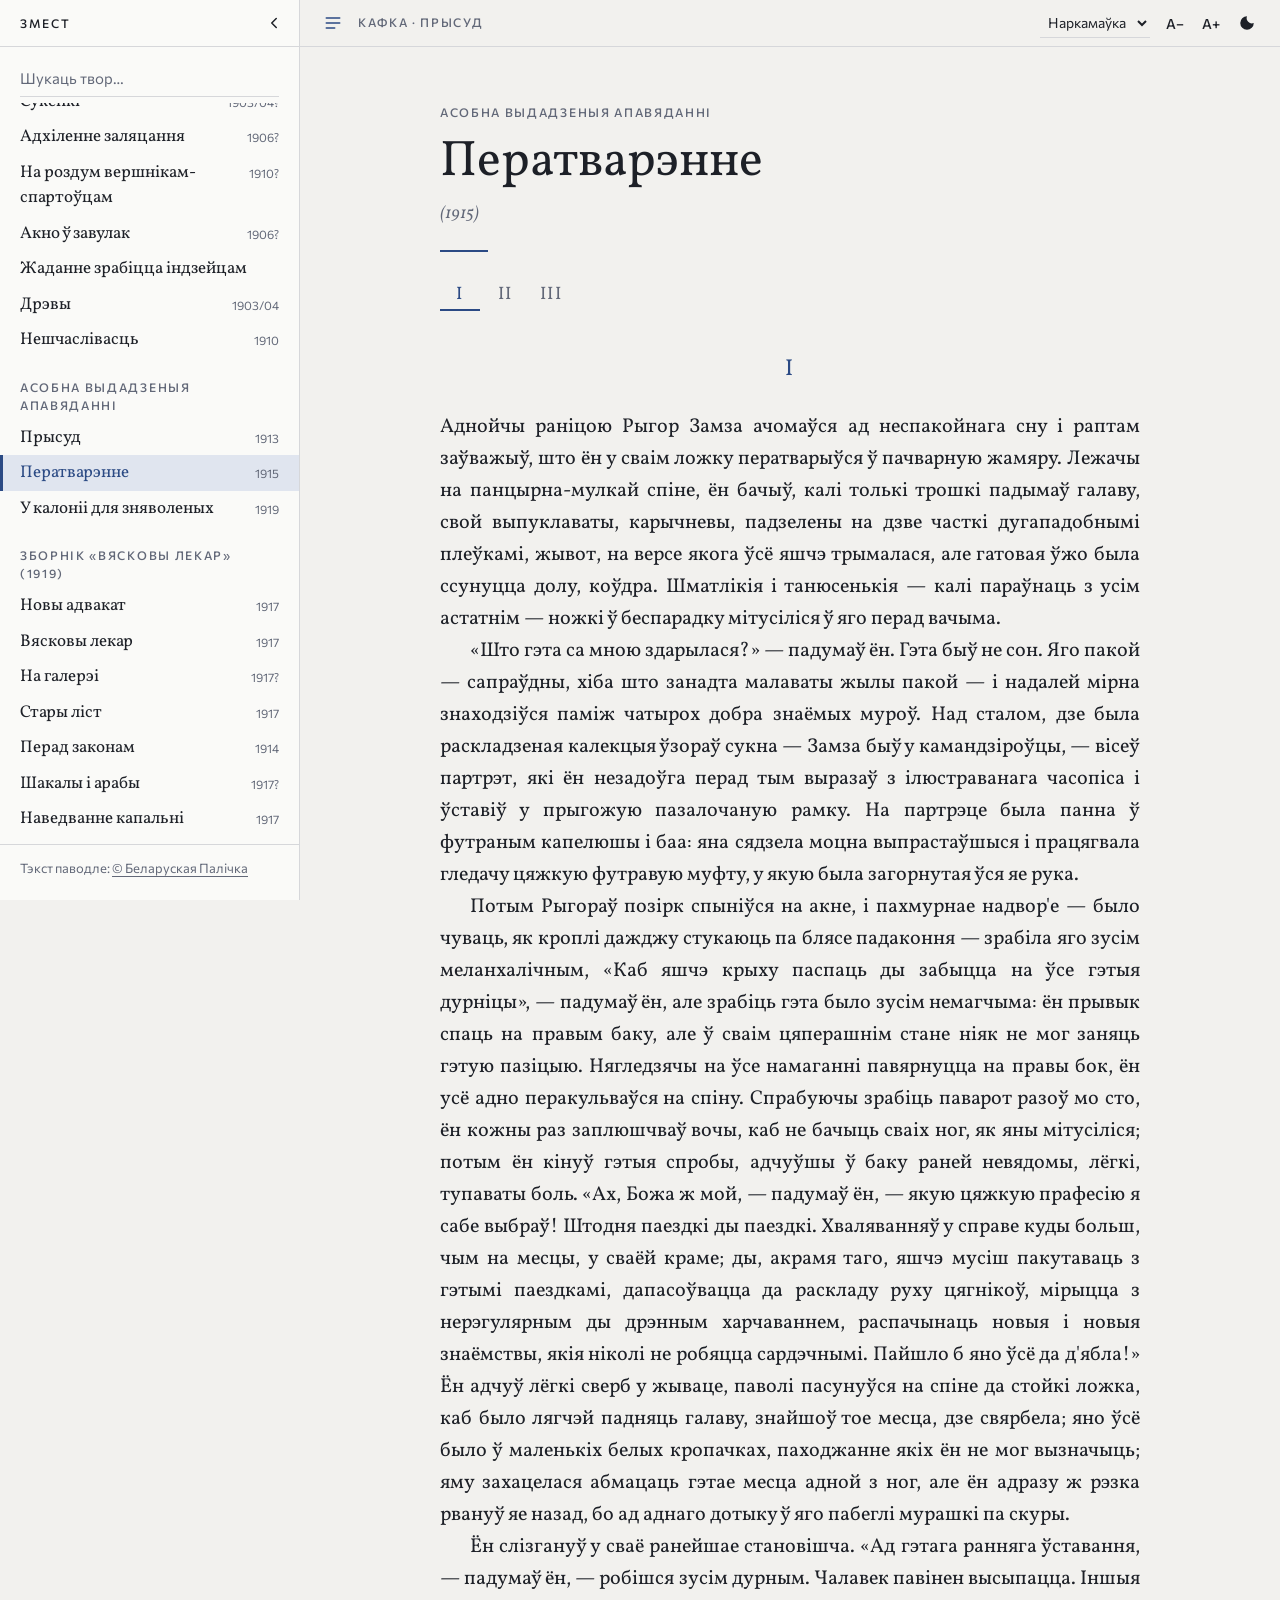
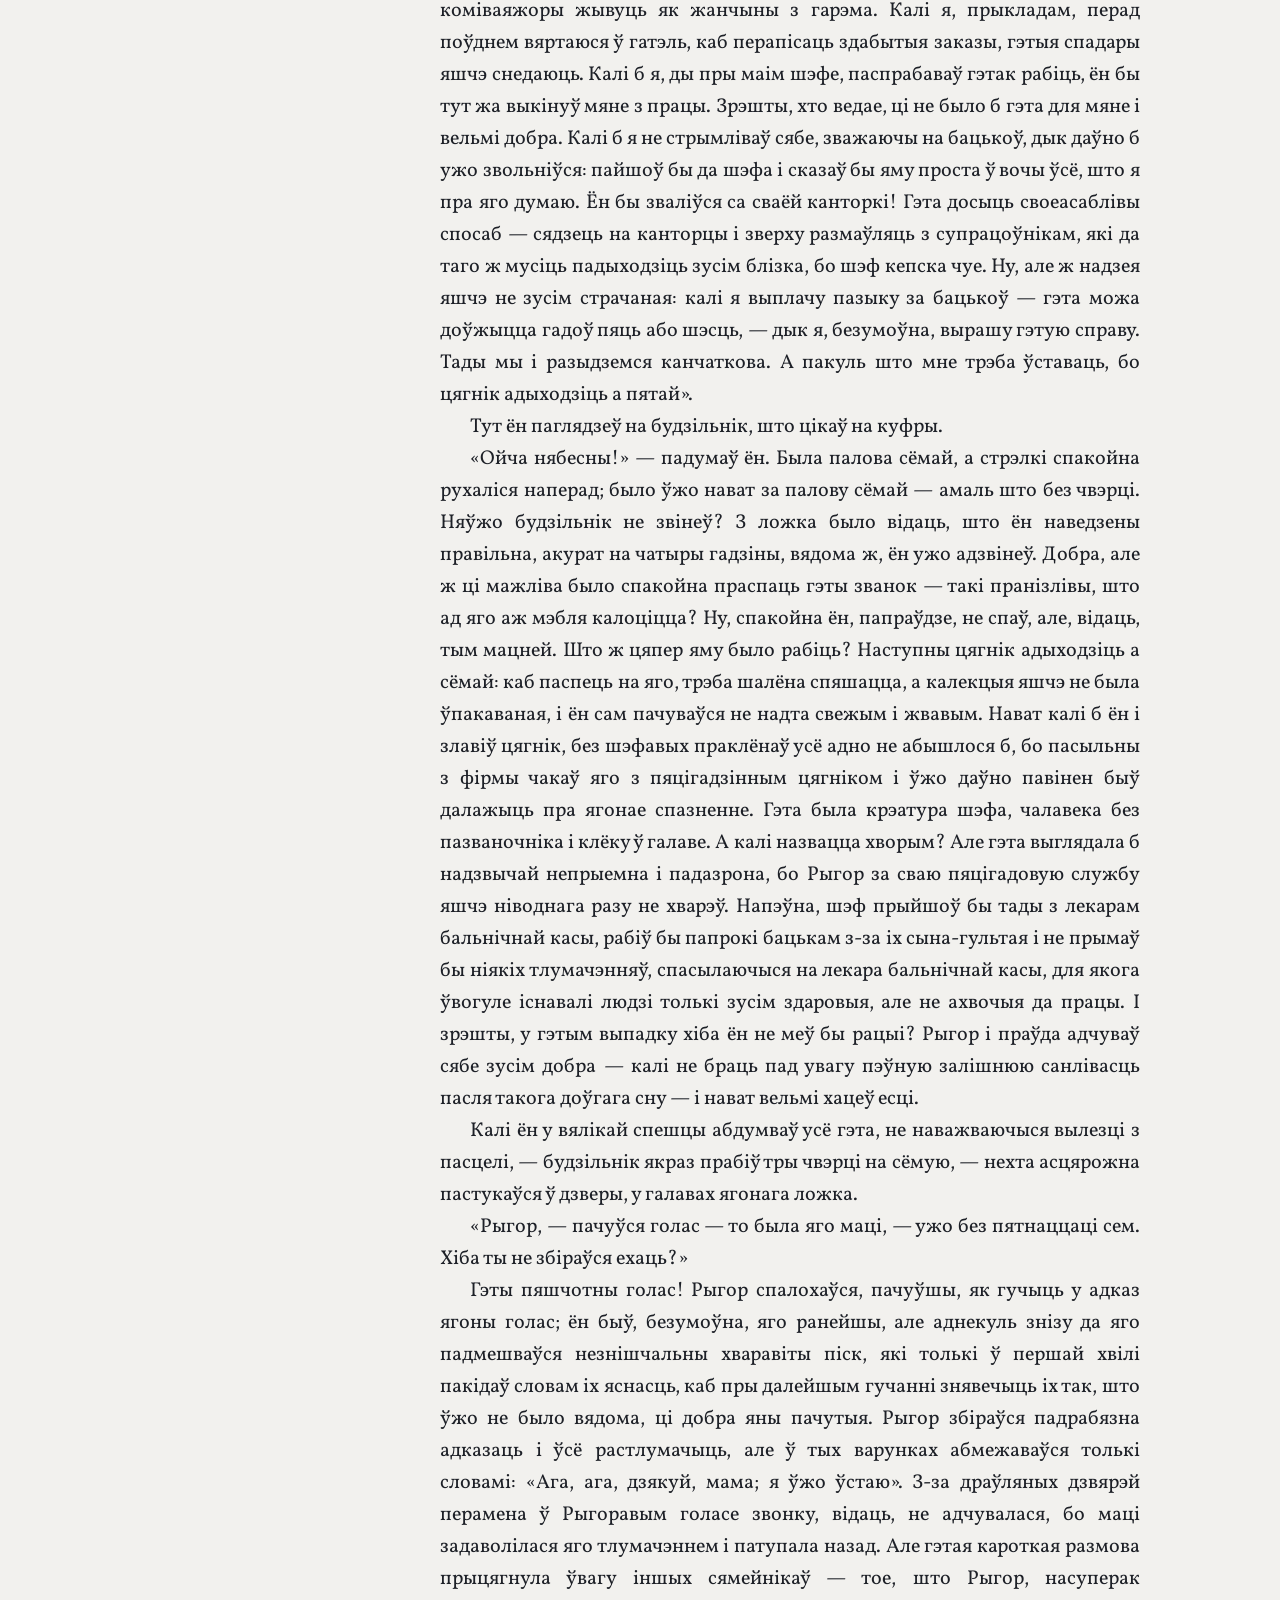
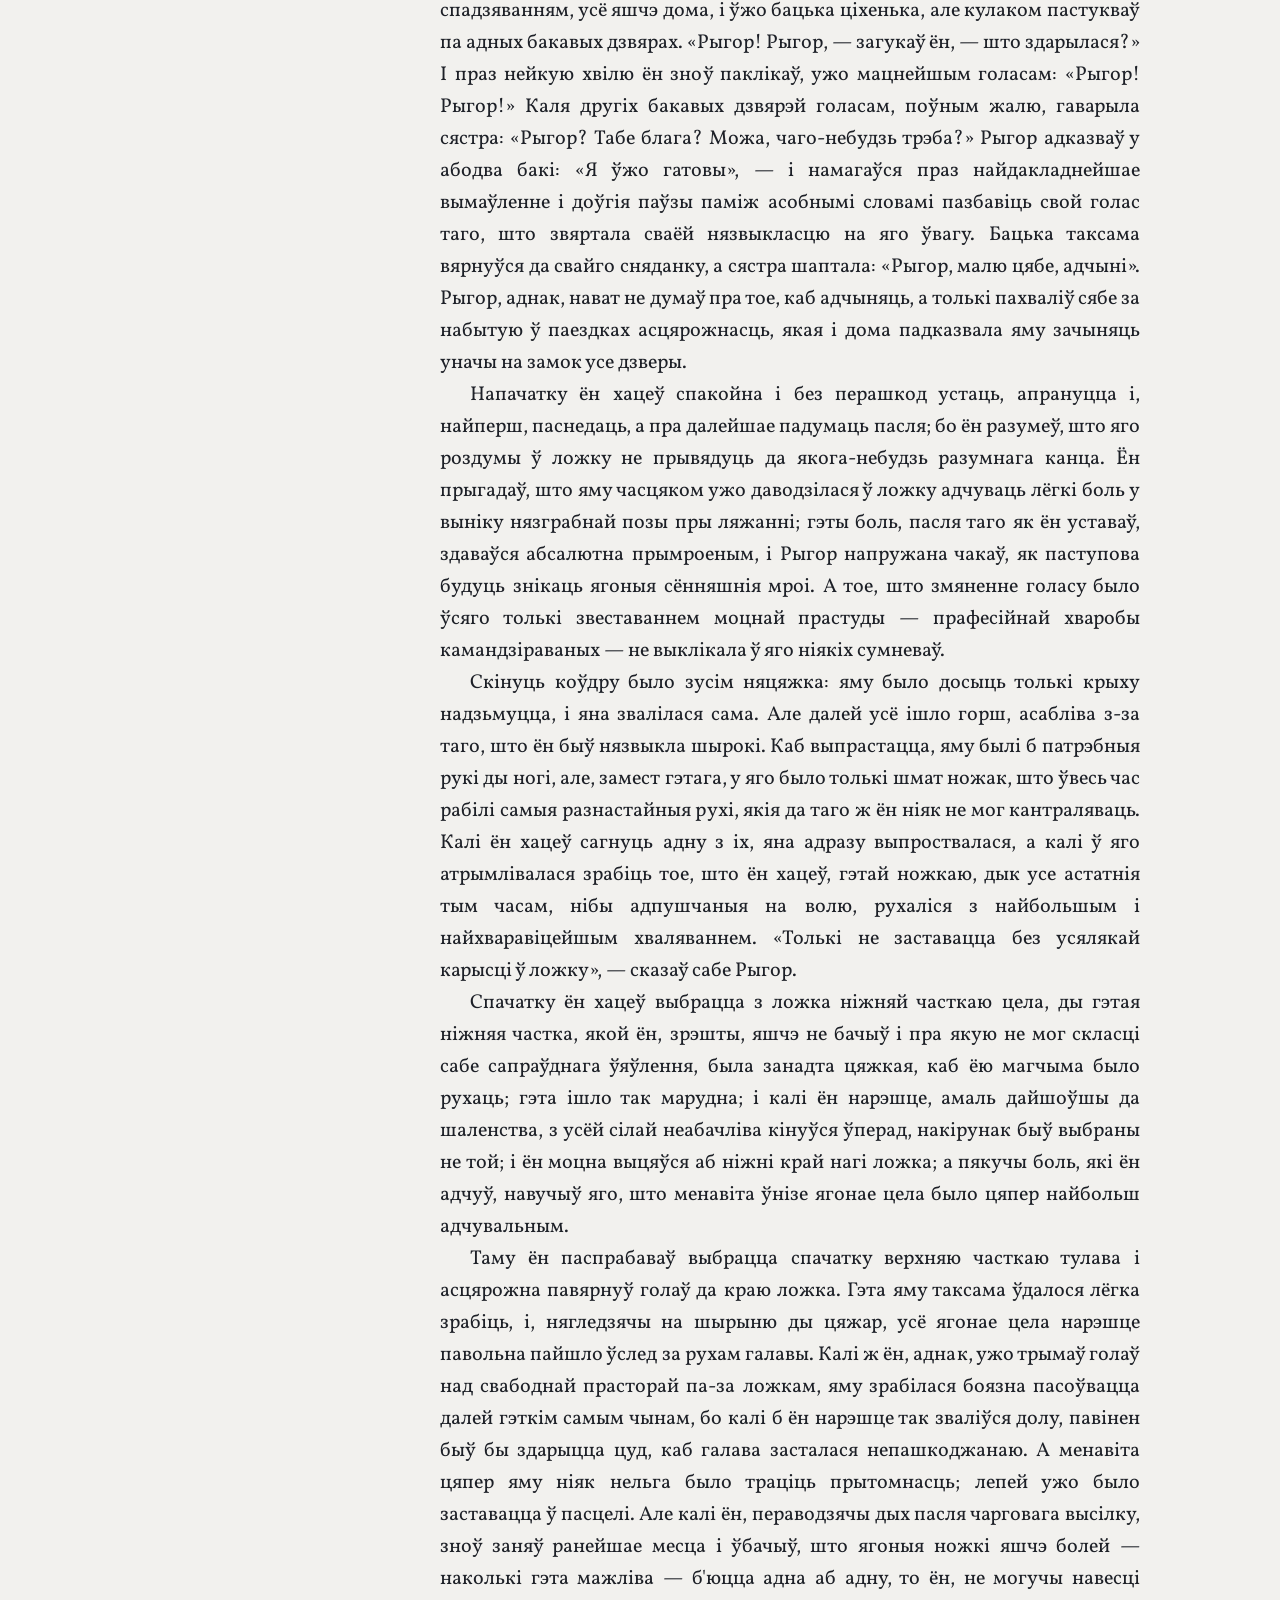
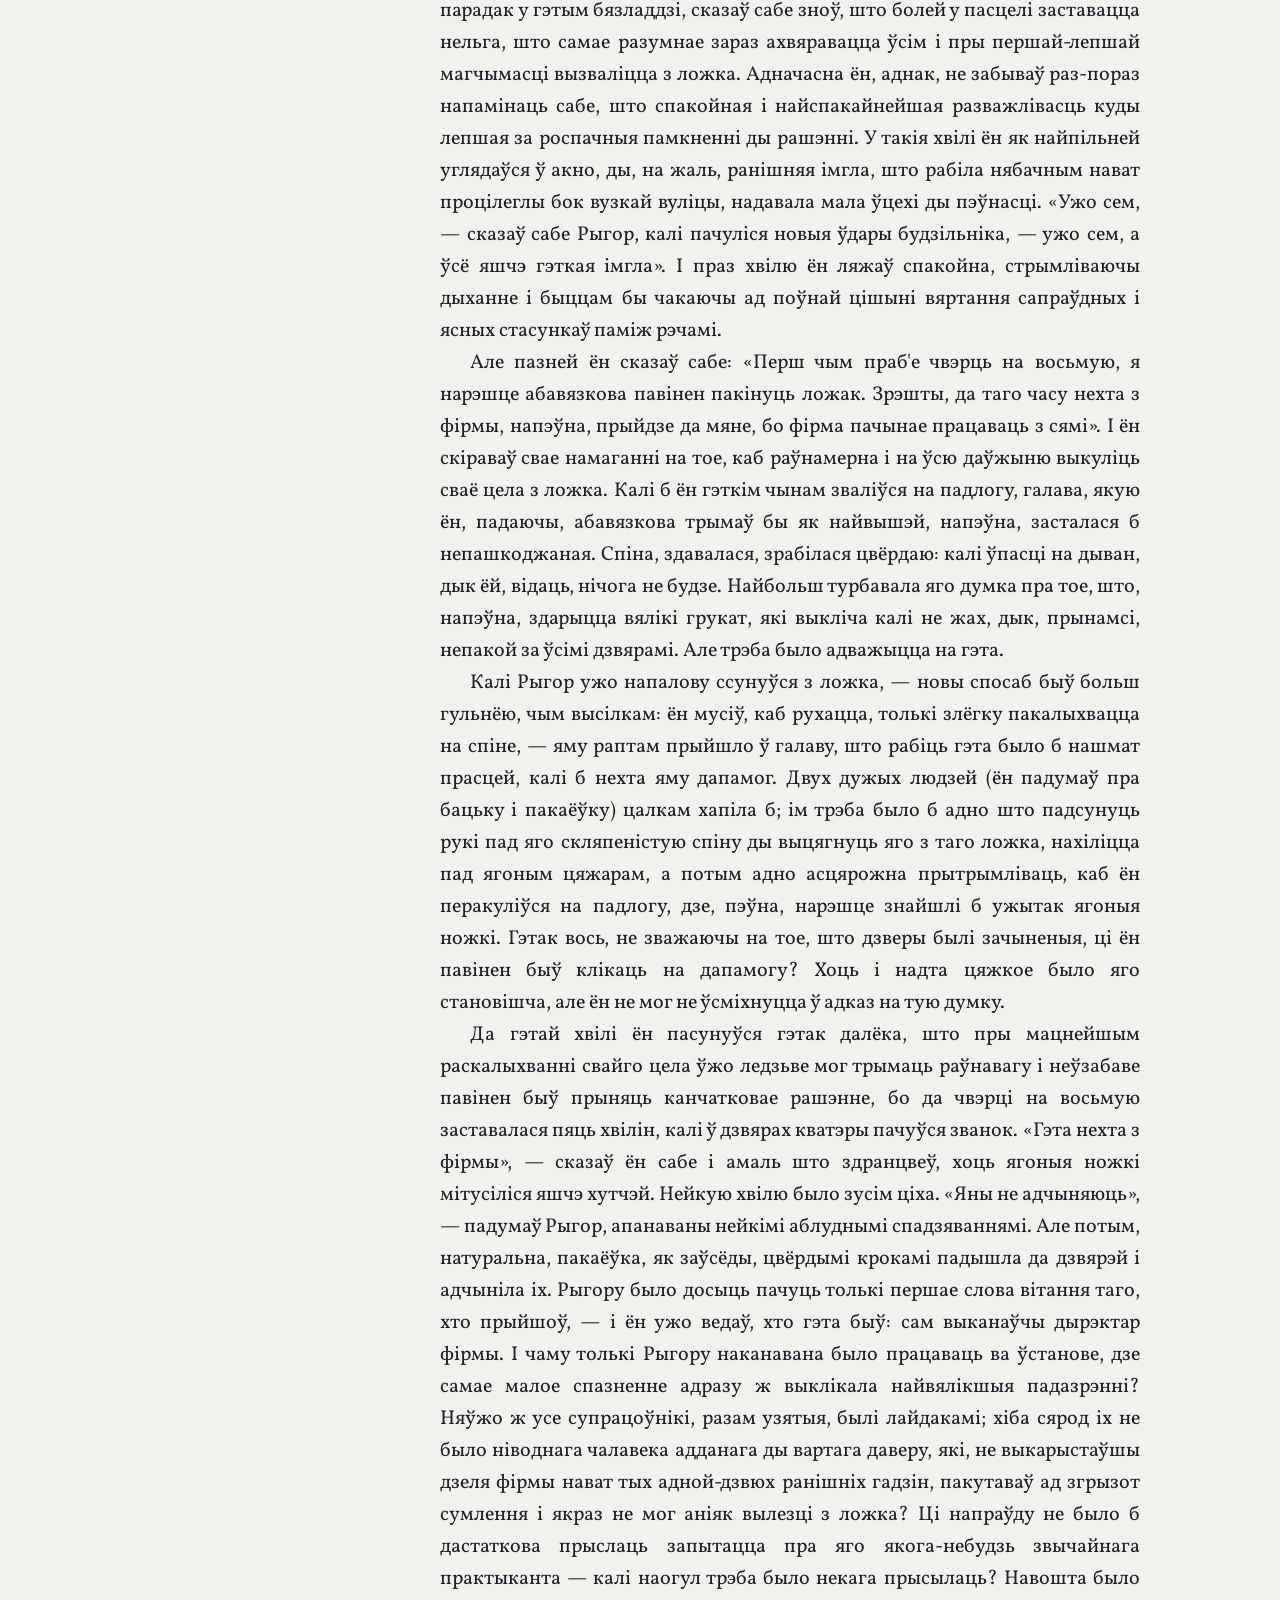
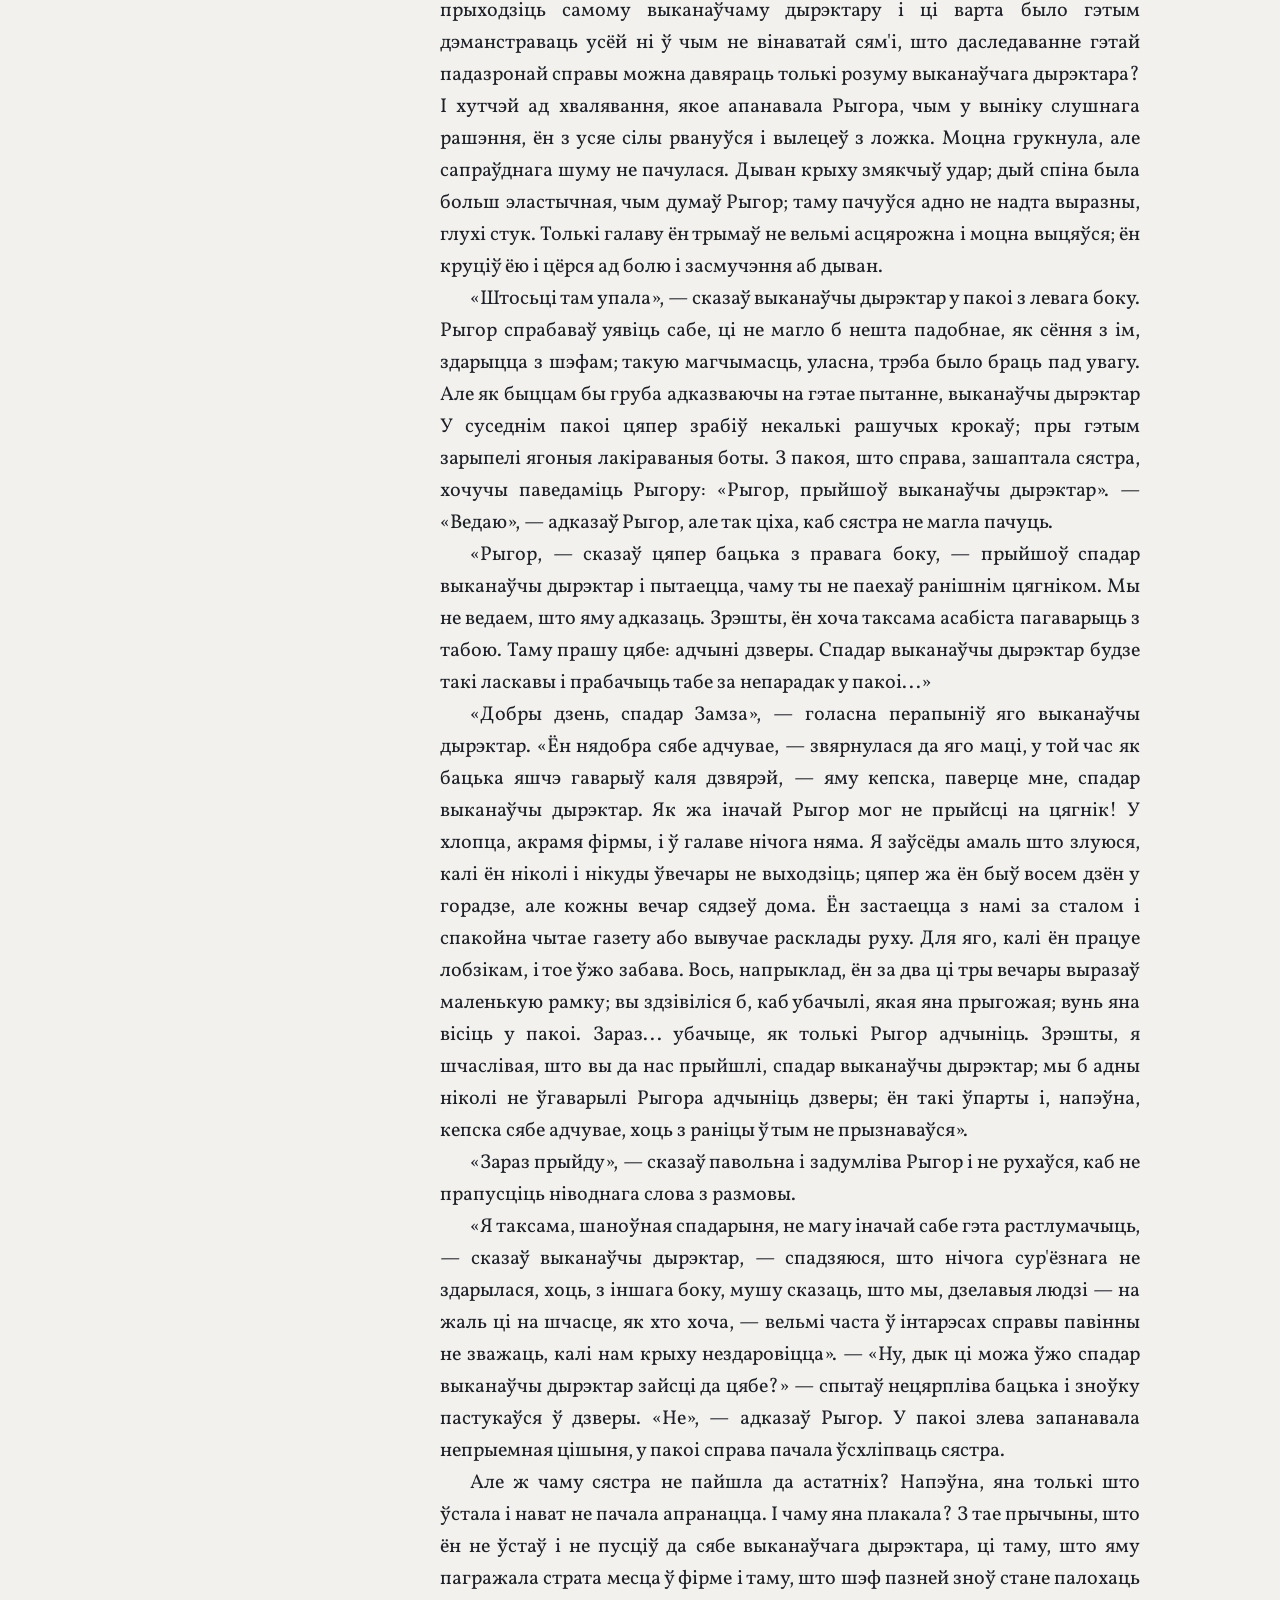
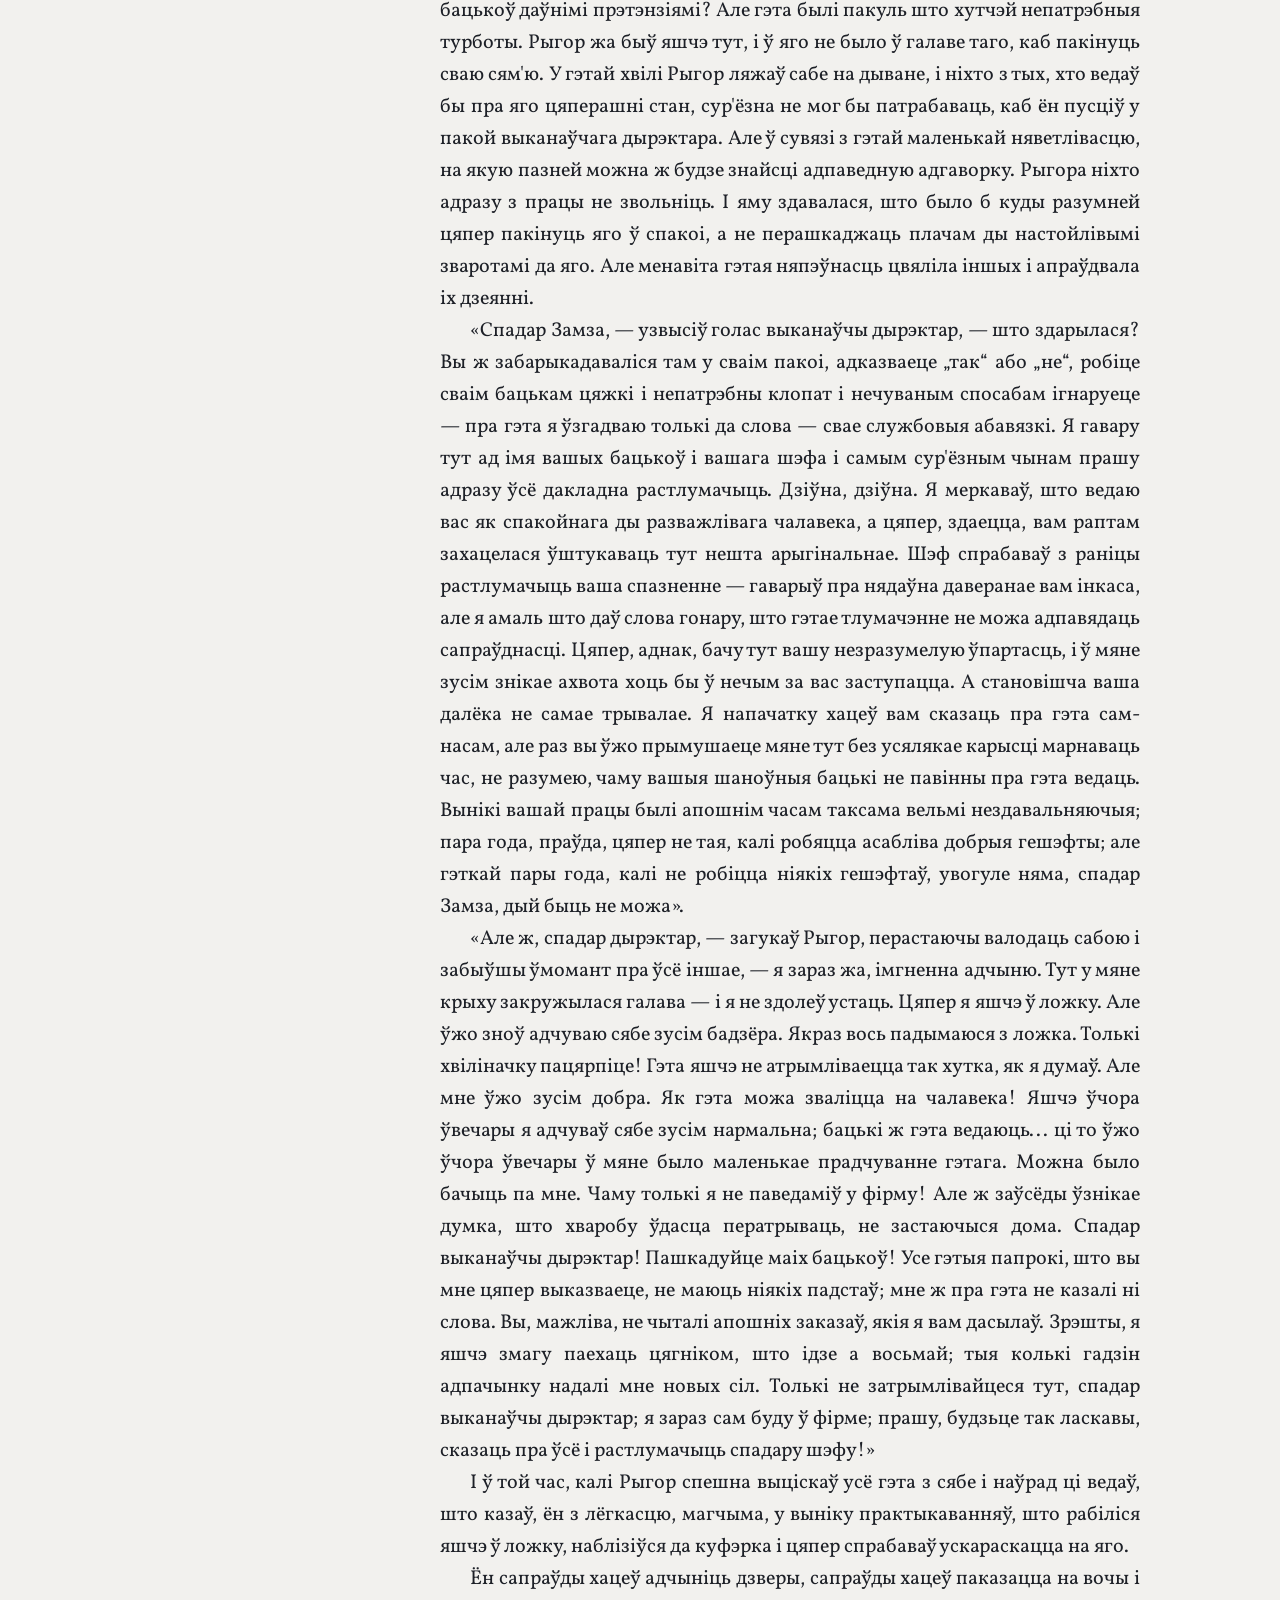
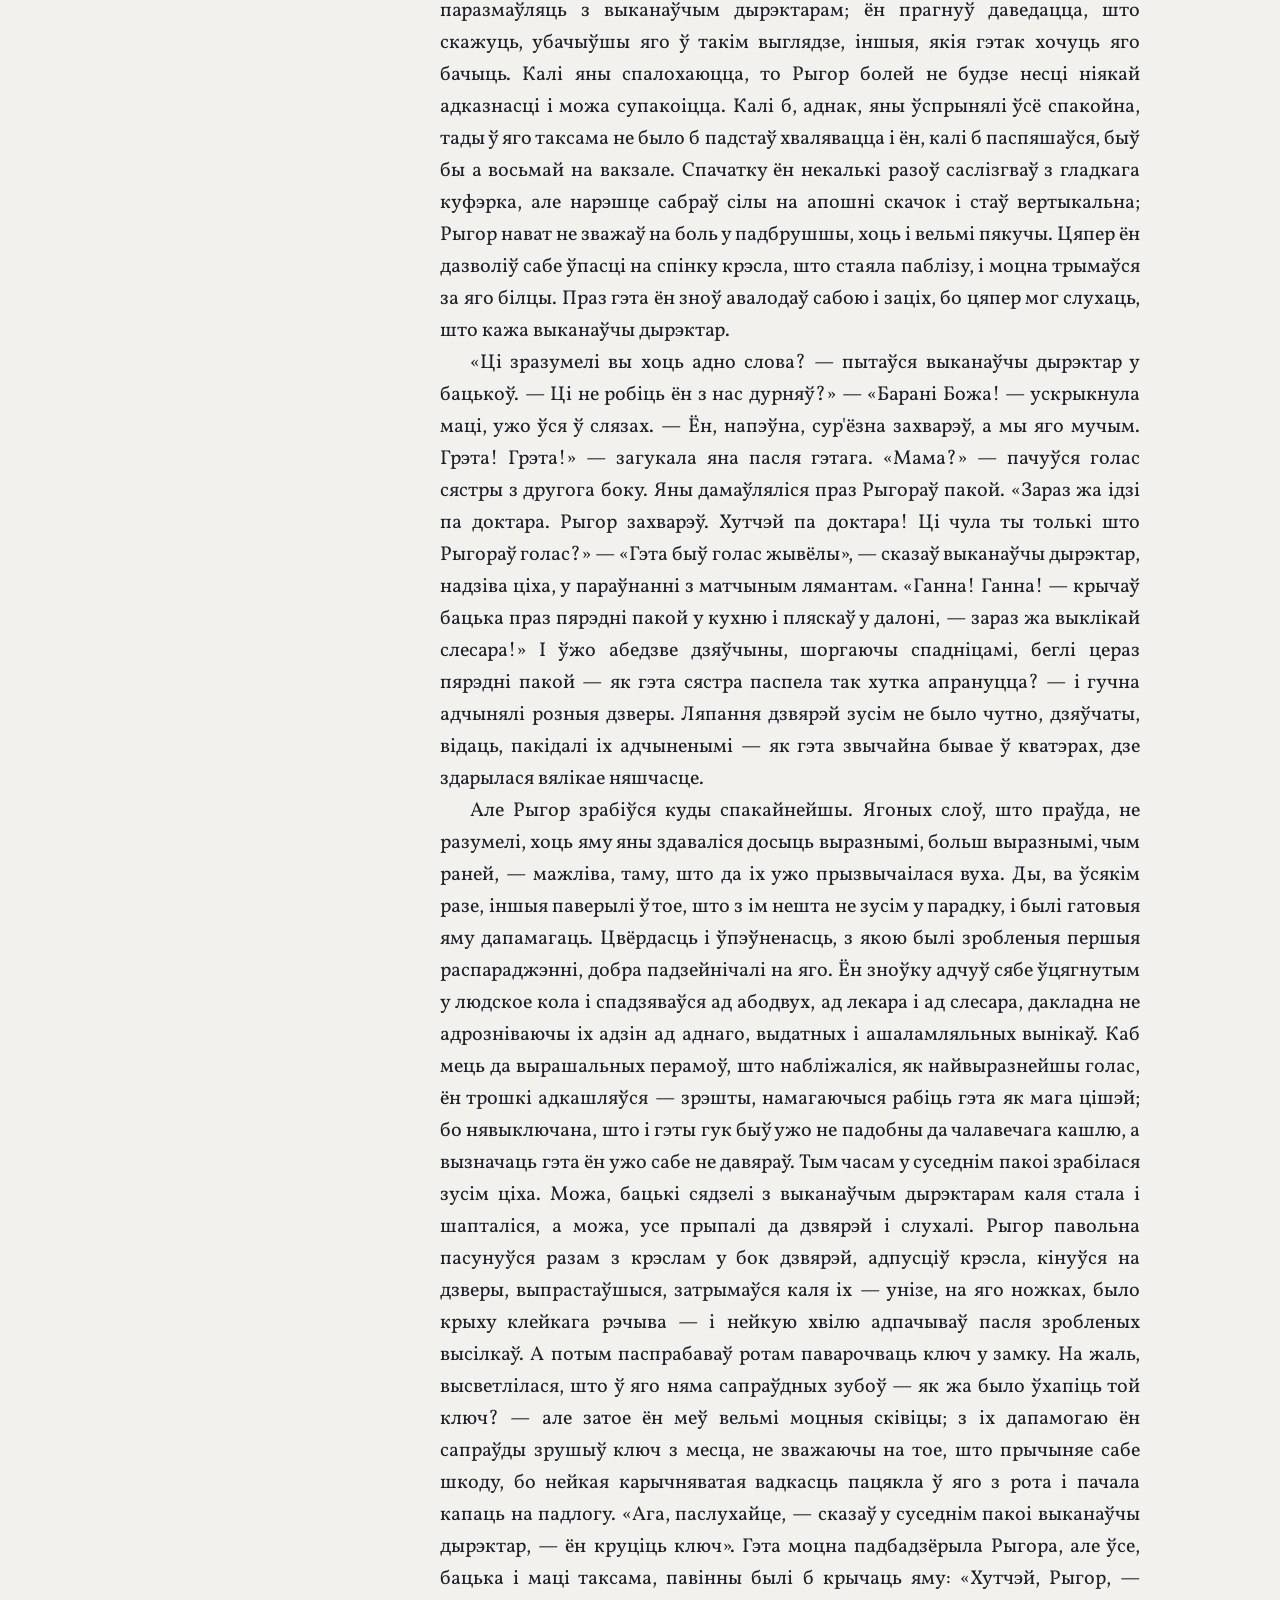
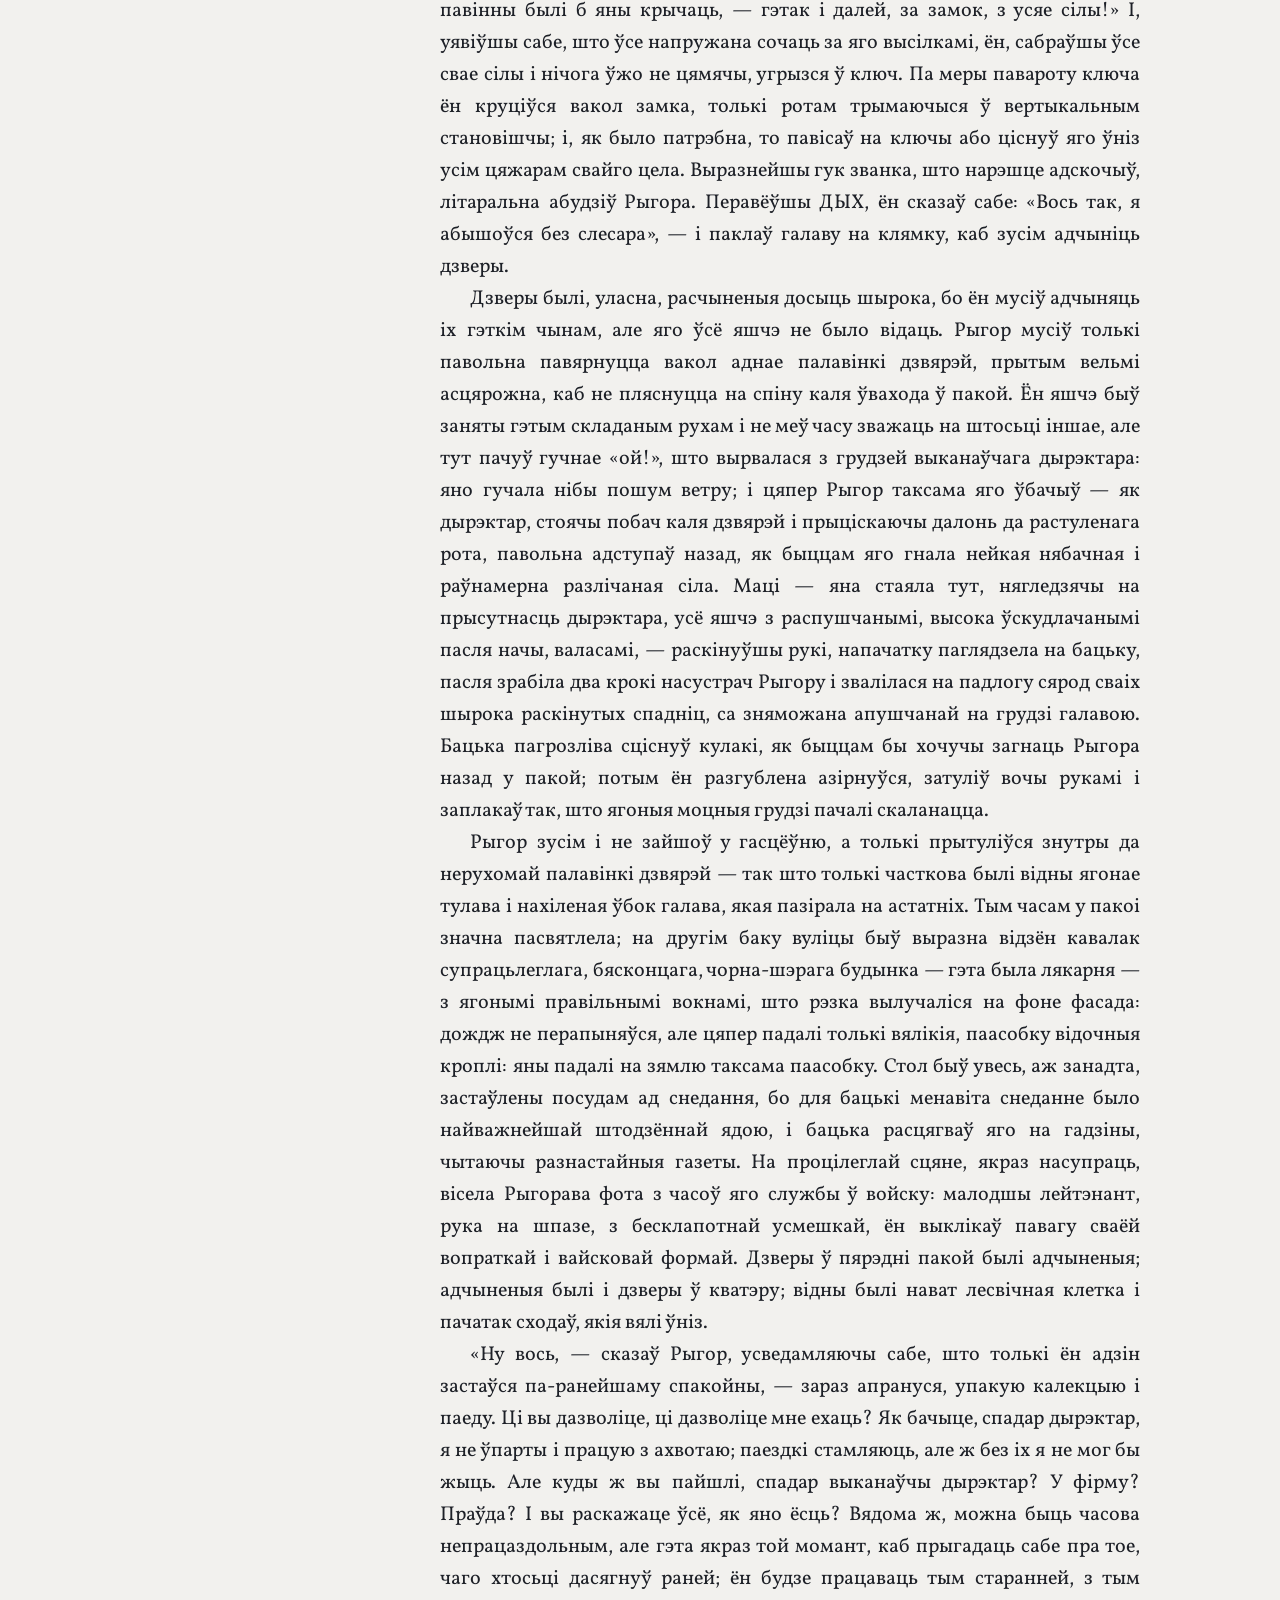
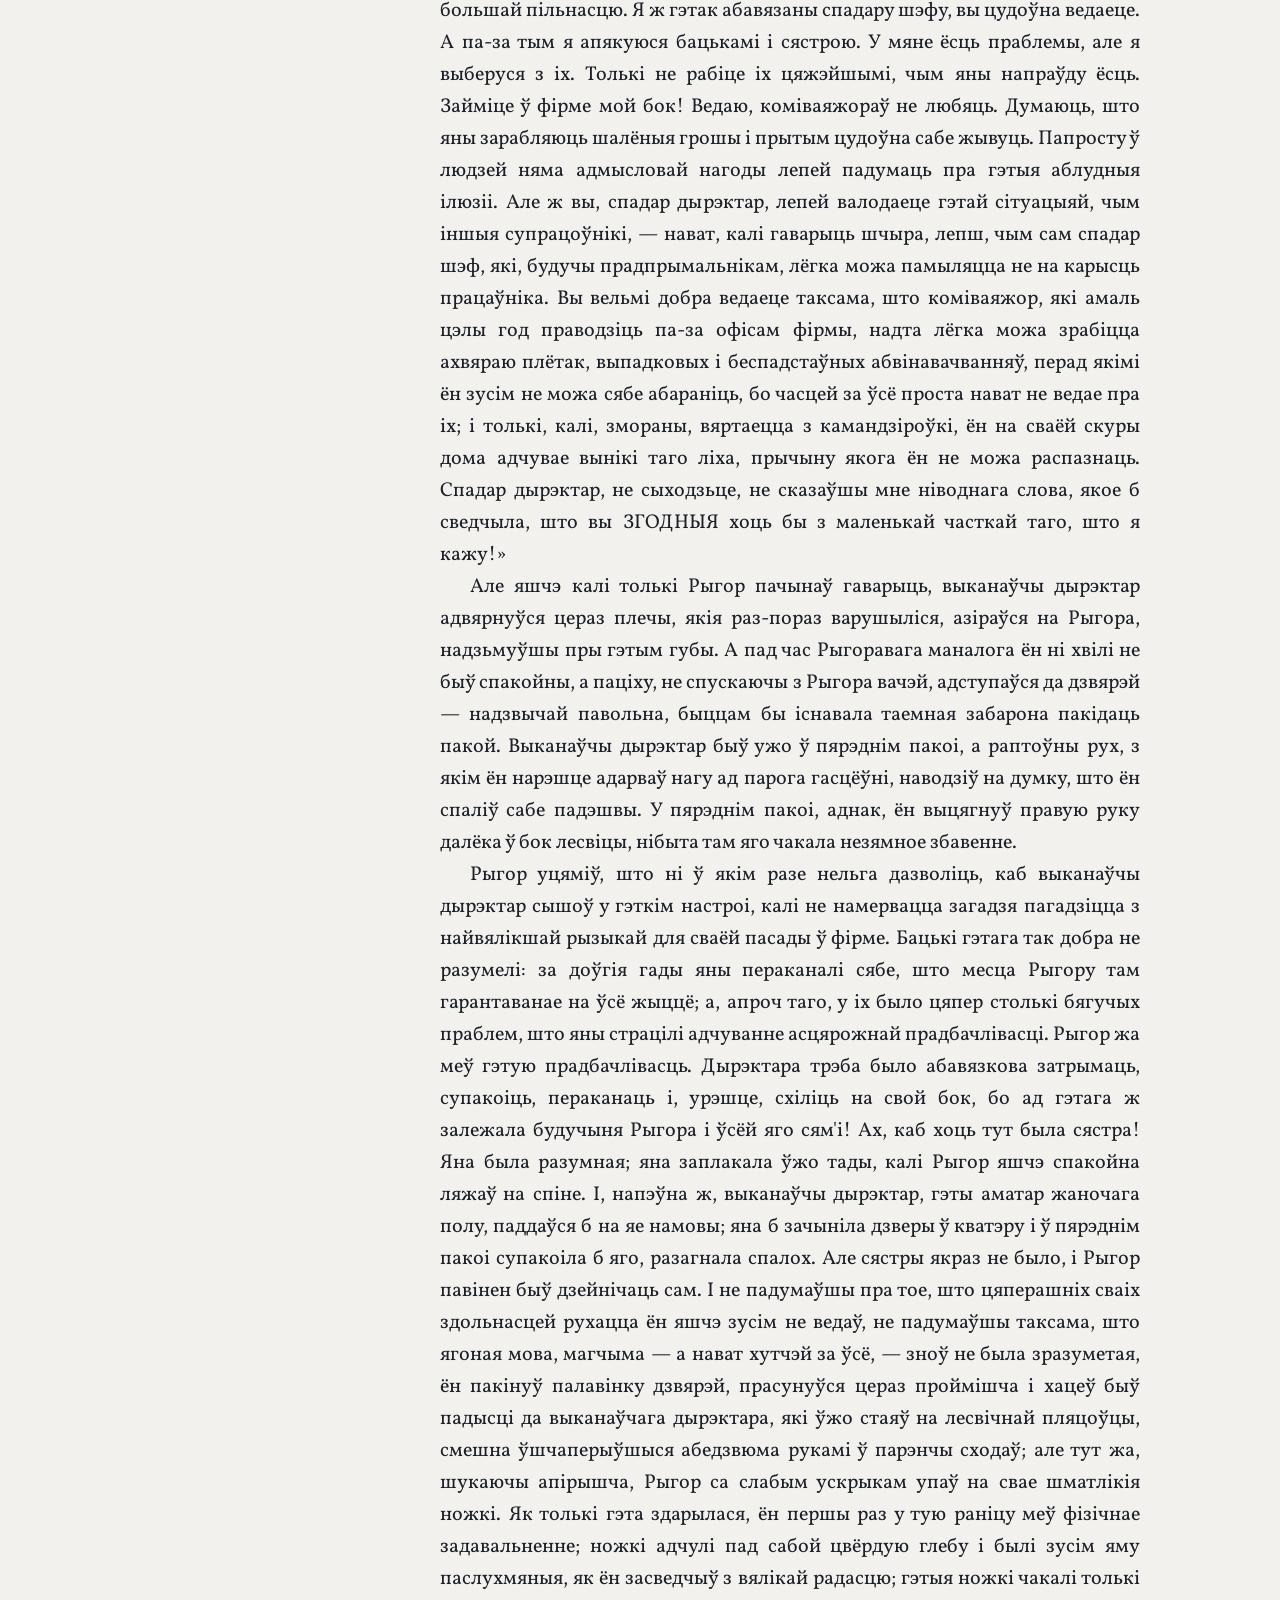
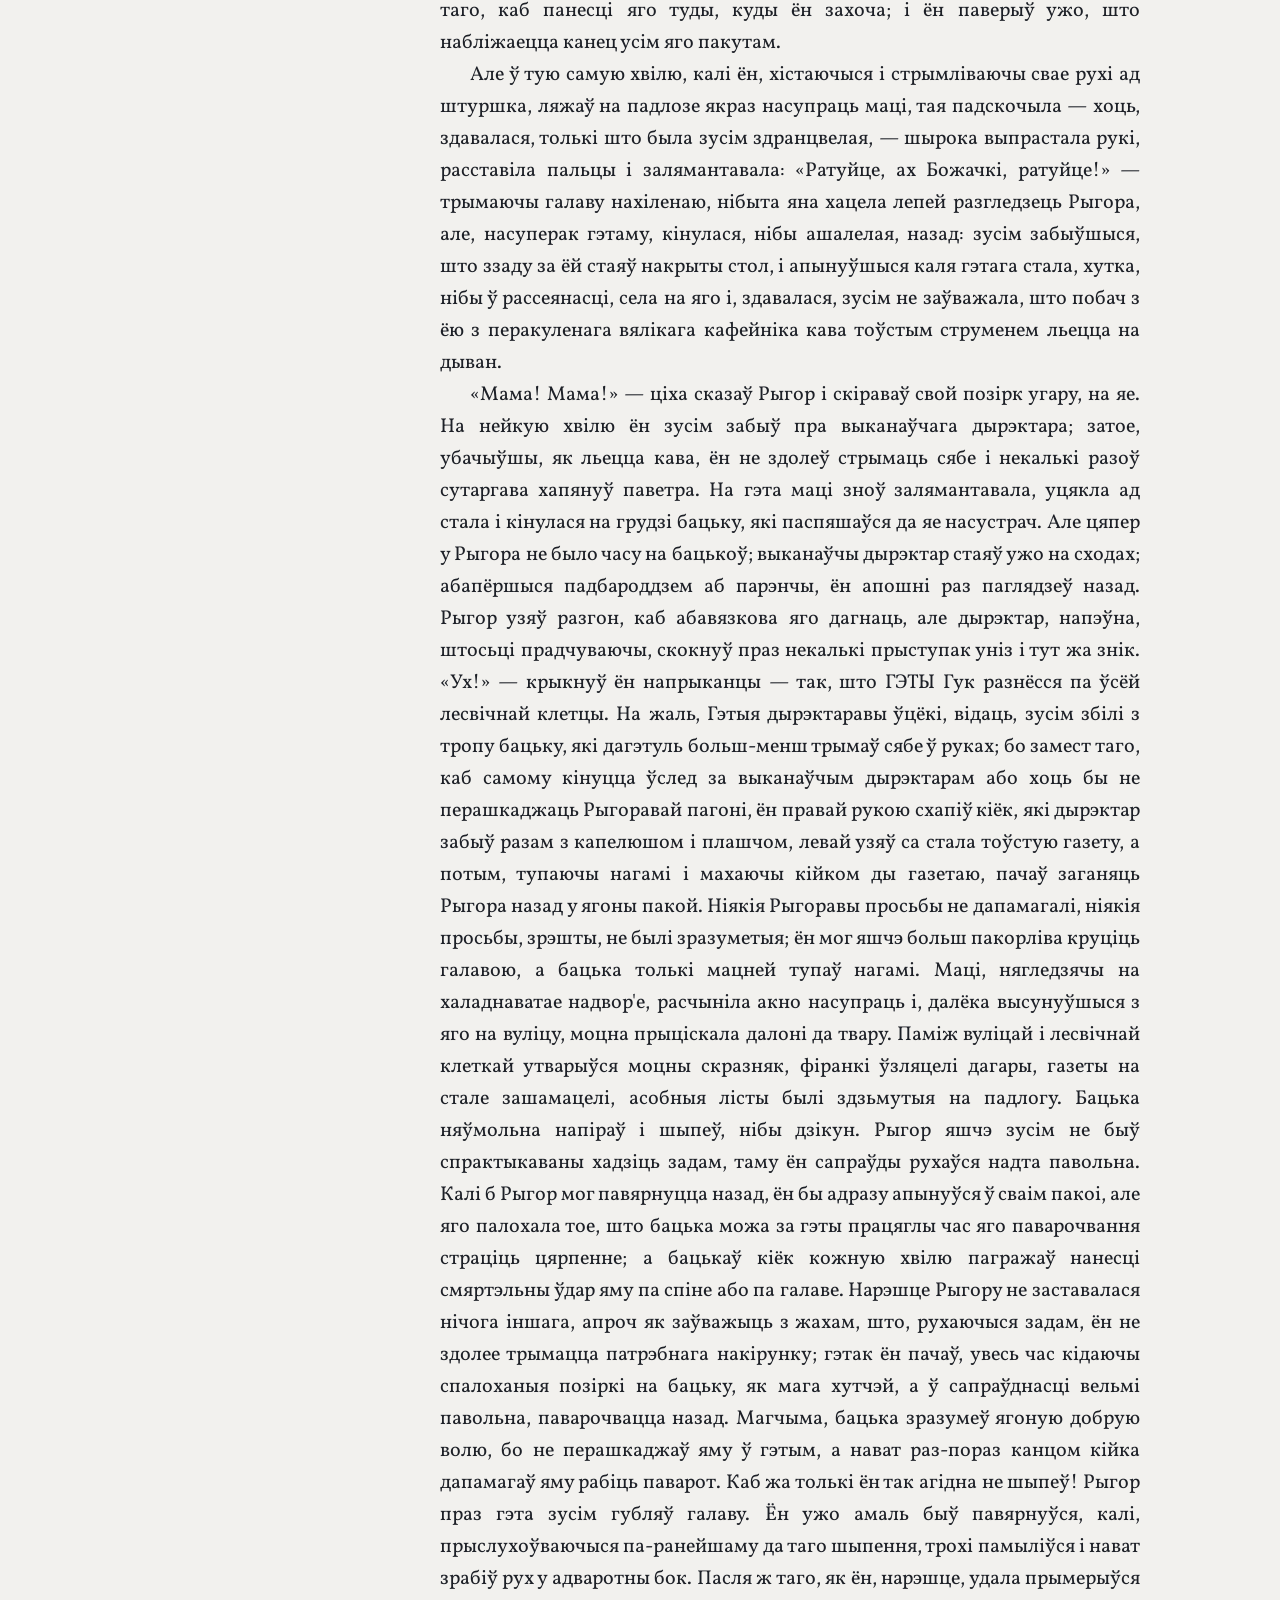
<file: index.html>
<!doctype html>
<html lang="be">
<head>
<meta charset="utf-8">
<meta name="viewport" content="width=device-width, initial-scale=1">
<title>Кафка па-беларуску: «Ператварэнне», «Прысуд» і іншыя апавяданні</title>
<meta name="description" content="Чытаць Франца Кафку па-беларуску: «Ператварэнне» («Метамарфозы»), «Прысуд», «У калоніі для зняволеных», «Перад законам» і іншыя апавяданні ў перакладзе Лявона Баршчэўскага. Чытанка з наркамаўкай, тарашкевіцай і лацінкай.">
<link rel="canonical" href="https://ajaranbior.github.io/kafka-apaviadanni/">
<link rel="icon" href="assets/favicon.svg" type="image/svg+xml">
<meta name="theme-color" content="#f2f1ee" media="(prefers-color-scheme: light)">
<meta name="theme-color" content="#131519" media="(prefers-color-scheme: dark)">
<meta property="og:type" content="website">
<meta property="og:locale" content="be_BY">
<meta property="og:site_name" content="Кафка па-беларуску">
<meta property="og:title" content="Кафка па-беларуску: «Ператварэнне», «Прысуд» і іншыя апавяданні">
<meta property="og:description" content="Апавяданні і мініяцюры Франца Кафкі ў перакладзе Лявона Баршчэўскага — наркамаўкай, тарашкевіцай або лацінкай.">
<meta property="og:url" content="https://ajaranbior.github.io/kafka-apaviadanni/">
<meta property="og:image" content="https://ajaranbior.github.io/kafka-apaviadanni/assets/og.png">
<meta property="og:image:width" content="1200">
<meta property="og:image:height" content="630">
<meta name="twitter:card" content="summary_large_image">
<script type="application/ld+json">
{
  "@context": "https://schema.org",
  "@type": "WebSite",
  "name": "Кафка па-беларуску",
  "url": "https://ajaranbior.github.io/kafka-apaviadanni/",
  "inLanguage": "be",
  "about": {
    "@type": "Book",
    "name": "Прысуд: апавяданні і мініяцюры",
    "author": { "@type": "Person", "name": "Франц Кафка" },
    "translator": { "@type": "Person", "name": "Лявон Баршчэўскі" },
    "publisher": { "@type": "Organization", "name": "Мастацкая літаратура" },
    "datePublished": "1996",
    "inLanguage": "be",
    "sameAs": "https://knihi.com/Franc_Kafka/Prysud_apaviadanni_i_minijaciury.html"
  }
}
</script>
<link rel="preconnect" href="https://fonts.googleapis.com">
<link rel="preconnect" href="https://fonts.gstatic.com" crossorigin>
<link href="https://fonts.googleapis.com/css2?family=Vollkorn:ital@0;1&family=Commissioner:wght@400;500&display=swap" rel="stylesheet">
<link rel="stylesheet" href="assets/style.css?v=7">
</head>
<body>
<nav class="toc" id="toc" aria-label="Змест" hidden>
  <div class="toc-head">
    <strong>Змест</strong>
    <button class="icon-btn" id="toc-close" aria-label="Схаваць змест" title="Схаваць змест">
      <svg viewBox="0 0 24 24" width="18" height="18" aria-hidden="true"><path d="M15 6l-6 6 6 6" stroke="currentColor" stroke-width="2" stroke-linecap="round" stroke-linejoin="round" fill="none"/></svg>
    </button>
  </div>
  <div class="toc-search">
    <label class="visually-hidden" for="toc-filter">Шукаць твор</label>
    <input type="search" id="toc-filter" placeholder="Шукаць твор…" autocomplete="off" spellcheck="false">
  </div>
  <div id="toc-list"></div>
  <p class="toc-empty" id="toc-empty" hidden>Нічога не знойдзена</p>
  <div class="toc-foot">
    <p class="ortho-note" id="ortho-note" hidden>Аўтаматычная канверсія з наркамаўкі — магчымыя недакладнасці.</p>
    <p class="source">Тэкст паводле: <a href="https://knihi.com/Franc_Kafka/Prysud_apaviadanni_i_minijaciury.html" target="_blank" rel="noopener">© Беларуская Палічка</a></p>
  </div>
</nav>
<div class="scrim" id="scrim" hidden></div>

<div class="shell" id="shell">
<header class="bar">
  <div class="progress" aria-hidden="true"><div class="progress-bar" id="progress"></div></div>
  <button class="icon-btn" id="toc-open" aria-label="Змест" title="Змест (t)" aria-controls="toc" aria-expanded="false" disabled>
    <svg viewBox="0 0 24 24" width="20" height="20" aria-hidden="true"><path d="M4 6h16M4 12h16M4 18h10" stroke="currentColor" stroke-width="2" stroke-linecap="round" fill="none"/></svg>
  </button>
  <div class="bar-title">
    <span class="bar-book">Кафка · Прысуд</span>
    <button class="bar-work" id="bar-work" type="button" title="Да пачатку твора" aria-hidden="true" tabindex="-1"></button>
  </div>
  <div class="bar-tools">
    <label class="visually-hidden" for="ortho">Правапіс</label>
    <select id="ortho" class="ortho" title="Правапіс">
      <option value="narkam">Наркамаўка</option>
      <option value="tarask">Тарашкевіца</option>
      <option value="lacinka">Łacinka</option>
    </select>
    <button class="icon-btn" id="font-down" aria-label="Меншы шрыфт">A−</button>
    <button class="icon-btn" id="font-up" aria-label="Большы шрыфт">A+</button>
    <button class="icon-btn" id="theme" aria-label="Тэма">
      <svg viewBox="0 0 24 24" width="18" height="18" aria-hidden="true"><path d="M12 3a9 9 0 1 0 9 9 7 7 0 0 1-9-9z" fill="currentColor"/></svg>
    </button>
  </div>
</header>


<main id="main">
  <section class="loader" id="loader" hidden>
    <h1>Франц Кафка<br><span>Прысуд</span></h1>
    <p class="lede">Апавяданні і мініяцюры ў перакладзе Лявона Баршчэўскага.</p>
    <p class="about">Кафка па-беларуску: «Ператварэнне» (яго называюць таксама «Метамарфозы», «Пераўтварэнне»), «Прысуд», «У калоніі для зняволеных», «Перад законам», «Вясковы лекар», «Галадамор», «Імператарскае пасланне» і яшчэ больш за трыццаць апавяданняў і мініяцюр. Тэкст можна чытаць наркамаўкай, тарашкевіцай або лацінкай.</p>
    <p class="error" role="alert">Не ўдалося загрузіць кнігу. Паспрабуйце абнавіць старонку.</p>
    <p class="source">Кнігу можна прачытаць і на сайце <a href="https://knihi.com/Franc_Kafka/Prysud_apaviadanni_i_minijaciury.html" target="_blank" rel="noopener">Беларускай Палічкі</a> (knihi.com).</p>
  </section>

  <article class="reader" id="reader" hidden>
    <header class="work-head">
      <p class="work-group" id="work-group"></p>
      <h1 id="work-title"></h1>
      <p class="work-meta" id="work-meta"></p>
    </header>
    <nav class="parts" id="parts" aria-label="Часткі"></nav>
    <div class="text" id="text"></div>
    <footer class="pager">
      <button class="pager-btn" id="prev"><span>←</span><em id="prev-title"></em></button>
      <button class="pager-btn next" id="next"><em id="next-title"></em><span>→</span></button>
    </footer>
  </article>
</main>
</div>

<script src="assets/orthography.js?v=8"></script>
<script src="assets/app.js?v=8"></script>
</body>
</html>
</file>
<file: assets/style.css>
/* ink on grey paper: one blue-black accent, square corners, hairline rules */
:root {
  --bg: #f2f1ee;
  --surface: #fafaf8;
  --text: #1d2027;
  --muted: #626878;
  --line: #d6d7da;
  --accent: #2b4a84;
  --accent-soft: #e0e5ef;
  --scrim: rgba(18, 22, 30, .35);
  --serif: Vollkorn, Georgia, serif;
  --sans: Commissioner, system-ui, sans-serif;
  --measure: 35em;
  --font-size: 20px;
  --toc-w: 300px;
  color-scheme: light;
}
@media (prefers-color-scheme: dark) {
  :root:not([data-theme="light"]) {
    --bg: #131519;
    --surface: #1a1d23;
    --text: #d8dae0;
    --muted: #8e94a3;
    --line: #2b2f38;
    --accent: #95ade0;
    --accent-soft: #232b3c;
    --scrim: rgba(0, 0, 0, .55);
    color-scheme: dark;
  }
}
:root[data-theme="dark"] {
  --bg: #131519;
  --surface: #1a1d23;
  --text: #d8dae0;
  --muted: #8e94a3;
  --line: #2b2f38;
  --accent: #95ade0;
  --accent-soft: #232b3c;
  --scrim: rgba(0, 0, 0, .55);
  color-scheme: dark;
}

* { box-sizing: border-box; }
[hidden] { display: none !important; }  /* component display rules must not override hidden */
html { -webkit-text-size-adjust: 100%; }
body {
  margin: 0;
  background: var(--bg);
  color: var(--text);
  font: 16px/1.5 var(--sans);
}
::selection { background: var(--accent-soft); }
button, select { font: inherit; color: inherit; }
.visually-hidden { position: absolute; width: 1px; height: 1px; overflow: hidden; clip: rect(0 0 0 0); white-space: nowrap; }
/* small letter-spaced capitals for labels */
.bar-book, .toc-head strong, .toc-group, .work-group {
  font-family: var(--sans); font-weight: 500; font-size: 12px;
  letter-spacing: .14em; text-transform: uppercase;
}

/* top bar; its bottom edge doubles as the reading progress line */
.bar {
  position: sticky; top: 0; z-index: 20;
  display: flex; align-items: center; gap: 8px;
  padding: 6px 16px;
  background: var(--bg);
  border-bottom: 1px solid var(--line);
}
.progress { position: absolute; left: 0; right: 0; bottom: -1px; height: 2px; pointer-events: none; }
.progress-bar { height: 100%; width: 0; background: var(--accent); transition: width .1s linear; }
.bar-title { flex: 1; min-width: 0; display: flex; align-items: baseline; gap: 14px; }
.bar-book { white-space: nowrap; color: var(--muted); }
/* the current work's title, shown once the heading on the page has scrolled away */
.bar-work {
  min-width: 0; padding: 2px 0;
  border: 0; background: none;
  font: italic 400 17px/1.3 var(--serif);
  white-space: nowrap; overflow: hidden; text-overflow: ellipsis;
  cursor: pointer; opacity: 0; transform: translateY(4px); visibility: hidden;
  transition: opacity .2s, transform .2s, visibility 0s .2s;
}
.bar-work.shown { opacity: 1; transform: none; visibility: visible; transition: opacity .2s, transform .2s; }
.bar-work:hover { color: var(--accent); }
.bar-work .bar-part { color: var(--muted); font-style: normal; }
.bar-tools { display: flex; align-items: center; gap: 2px; }
.ortho {
  height: 30px; margin-right: 6px; padding: 0 4px;
  border: 0; border-bottom: 1px solid var(--line); border-radius: 0;
  background: transparent; font-size: 14px; cursor: pointer;
}
.ortho:hover { border-bottom-color: var(--accent); }
.ortho option { background: var(--surface); color: var(--text); }
.ortho-note { margin: 0 0 8px; font-size: 13px; color: var(--muted); }
.icon-btn {
  display: inline-grid; place-items: center;
  min-width: 34px; height: 34px; padding: 0 6px;
  border: 0; border-radius: 0; background: transparent;
  font-weight: 500; font-size: 14px; cursor: pointer;
}
.icon-btn:hover:not(:disabled) { color: var(--accent); background: var(--accent-soft); }
.icon-btn:disabled { opacity: .35; cursor: default; }
#toc-open[aria-expanded="true"] { color: var(--accent); }
:focus-visible { outline: 2px solid var(--accent); outline-offset: 2px; }

/* table of contents drawer */
.toc {
  position: fixed; inset: 0 auto 0 0; z-index: 40;
  width: min(var(--toc-w), 88vw);
  display: flex; flex-direction: column;
  background: var(--surface);
  border-right: 1px solid var(--line);
  box-shadow: 0 0 32px rgba(0, 0, 0, .12);
}
.toc-head { display: flex; justify-content: space-between; align-items: center; padding: 6px 8px 6px 20px; border-bottom: 1px solid var(--line); min-height: 47px; }
.toc-search { padding: 14px 20px 6px; }
#toc-filter {
  width: 100%; padding: 6px 0;
  border: 0; border-bottom: 1px solid var(--line); border-radius: 0;
  background: transparent; color: var(--text); font: inherit; font-size: 15px;
}
#toc-filter::placeholder { color: var(--muted); }
#toc-filter:focus { outline: none; border-bottom-color: var(--accent); }
#toc-list { flex: 1; overflow-y: auto; padding: 4px 0 24px; }
.toc-empty { margin: 0; padding: 8px 20px 24px; color: var(--muted); font-size: 14px; flex: 1; }
.toc-work mark { background: var(--accent-soft); color: inherit; }
.toc-group { margin: 20px 20px 6px; color: var(--muted); }
.toc-work {
  display: flex; justify-content: space-between; gap: 12px;
  width: 100%; padding: 5px 20px; border: 0; background: none;
  text-align: left; cursor: pointer; font-family: var(--serif); font-size: 17px;
}
.toc-work:hover { color: var(--accent); }
.toc-work[aria-current="true"] { color: var(--accent); box-shadow: inset 3px 0 0 var(--accent); background: var(--accent-soft); }
.toc-work small { color: var(--muted); font-family: var(--sans); font-size: 12px; white-space: nowrap; padding-top: 4px; font-variant-numeric: tabular-nums; }
.toc-foot { padding: 14px 20px; border-top: 1px solid var(--line); }
.scrim { position: fixed; inset: 0; z-index: 35; background: var(--scrim); }
.source { font-size: 13px; color: var(--muted); margin: 0 0 8px; }
.source a { color: inherit; text-underline-offset: 3px; }
.text .source-note {
  margin: 0 0 2.5em; padding: 2px 0 2px 14px; text-indent: 0; text-align: left;
  border-left: 1px solid var(--accent);
  font: 14px/1.5 var(--sans); color: var(--muted);
}
.text .source-note a { color: var(--accent); text-underline-offset: 3px; }

/* wide screens: the contents panel docks as a collapsible sidebar and the page shifts right,
   so the text stays centred in the space that is left */
@media (min-width: 1000px) {
  .toc { box-shadow: none; }
  .scrim { display: none !important; }
  body.toc-docked .shell { margin-left: var(--toc-w); }
}

/* loader */
main { padding: 0 16px; }
.loader { max-width: 34em; margin: 12vh auto; }
.loader h1 { margin: 0 0 12px; font: 500 13px/1.2 var(--sans); letter-spacing: .14em; text-transform: uppercase; color: var(--muted); }
.loader h1 span { display: block; margin-top: 10px; font: 400 64px/1 var(--serif); letter-spacing: 0; text-transform: none; color: var(--text); }
.lede { font: italic 21px/1.4 var(--serif); margin: 0 0 20px; }
.error { color: #b3261e; }
:root[data-theme="dark"] .error { color: #f2a19a; }
@media (prefers-color-scheme: dark) { :root:not([data-theme="light"]) .error { color: #f2a19a; } }

/* reader */
.reader { max-width: var(--measure); margin: 0 auto; padding: 56px 0 72px; font-size: var(--font-size); }
.work-head { margin-bottom: 40px; }
.work-head::after { content: ""; display: block; width: 48px; height: 2px; margin-top: 24px; background: var(--accent); }
.work-group { margin: 0 0 14px; color: var(--muted); }
.work-head h1 { margin: 0; font: 400 clamp(34px, 6.5vw, 50px)/1.1 var(--serif); text-wrap: balance; }
.work-meta { margin: 12px 0 0; font: italic 17px/1.4 var(--serif); color: var(--muted); }
.parts { display: flex; flex-wrap: wrap; gap: 4px 6px; margin: -12px 0 40px; }
.parts:empty { display: none; }
.parts a {
  min-width: 2.2em; padding: 2px 6px; border-bottom: 2px solid transparent; text-align: center;
  text-decoration: none; color: var(--muted); font: 18px/1.4 var(--serif); letter-spacing: .06em;
}
.parts a:hover { color: var(--accent); }
.parts a[aria-current="true"] { color: var(--accent); border-bottom-color: var(--accent); }
.text { font-family: var(--serif); line-height: 1.6; hyphens: auto; }
.text p { margin: 0; text-indent: 1.5em; text-align: justify; }
.text p.first, .text .part-title + p { text-indent: 0; }
.text .dedication { text-align: right; font-style: italic; text-indent: 0; margin-bottom: 1.5em; color: var(--muted); }
.text .part-title { margin: 2.4em 0 1em; text-align: center; font-size: 1.15em; font-weight: 400; letter-spacing: .12em; color: var(--accent); scroll-margin-top: 72px; }
.text .part-title:first-child { margin-top: 0; }
/* footnote marker and the note it opens in place */
.text .fn {
  position: relative; top: -.5em; margin: 0 1px; padding: 0 3px;
  border: 0; background: none; color: var(--accent);
  font: 500 .65em/1 var(--sans); cursor: pointer;
}
.text .fn:hover, .text .fn[aria-expanded="true"] { background: var(--accent-soft); }
.text .fn-note {
  display: block; margin: .4em 0 .6em; padding: 6px 12px; text-indent: 0;
  border-left: 2px solid var(--accent); background: var(--accent-soft);
  font: 14px/1.45 var(--sans); color: var(--text);
}
.text .signature { text-align: right; font-style: italic; margin-top: 1em; }
.text p.sign-off { text-align: right; text-indent: 0; font-style: italic; }
/* verse: the block is centred, its lines start at one edge; the sentence it sits in carries on unindented */
.text .verse { width: fit-content; max-width: 100%; margin: .8em auto; }
.text .verse p { text-align: left; padding-left: 1.5em; text-indent: -1.5em; }  /* long lines wrap with a hanging indent */
.text .verse + p { text-indent: 0; }
.pager { display: flex; justify-content: space-between; gap: 24px; margin-top: 72px; padding-top: 20px; border-top: 1px solid var(--line); }
.pager-btn {
  display: flex; align-items: baseline; gap: 10px; max-width: 48%;
  padding: 4px 0; border: 0; background: none;
  cursor: pointer; text-align: left; font-size: 15px;
}
.pager-btn span { color: var(--muted); font-size: 15px; }
.pager-btn.next { margin-left: auto; text-align: right; }
.pager-btn em { font: italic 18px/1.35 var(--serif); }
.pager-btn:hover, .pager-btn:hover span { color: var(--accent); }
.pager-btn[hidden] { display: none; }

@media (max-width: 640px) {
  .bar-book { display: none; }
  .bar { gap: 4px; padding-inline: 8px; }
  .ortho { max-width: 7.5em; margin-right: 2px; }
  #font-down, #font-up { min-width: 30px; padding: 0 4px; }
  .reader { padding-top: 36px; }
  .text p { text-align: left; }
  .loader h1 span { font-size: 48px; }
}
@media print {
  .bar, .toc, .scrim, .progress, .pager, .parts { display: none !important; }
  .work-head::after { background: #000; }
  body { background: #fff; color: #000; }
}
</file>
